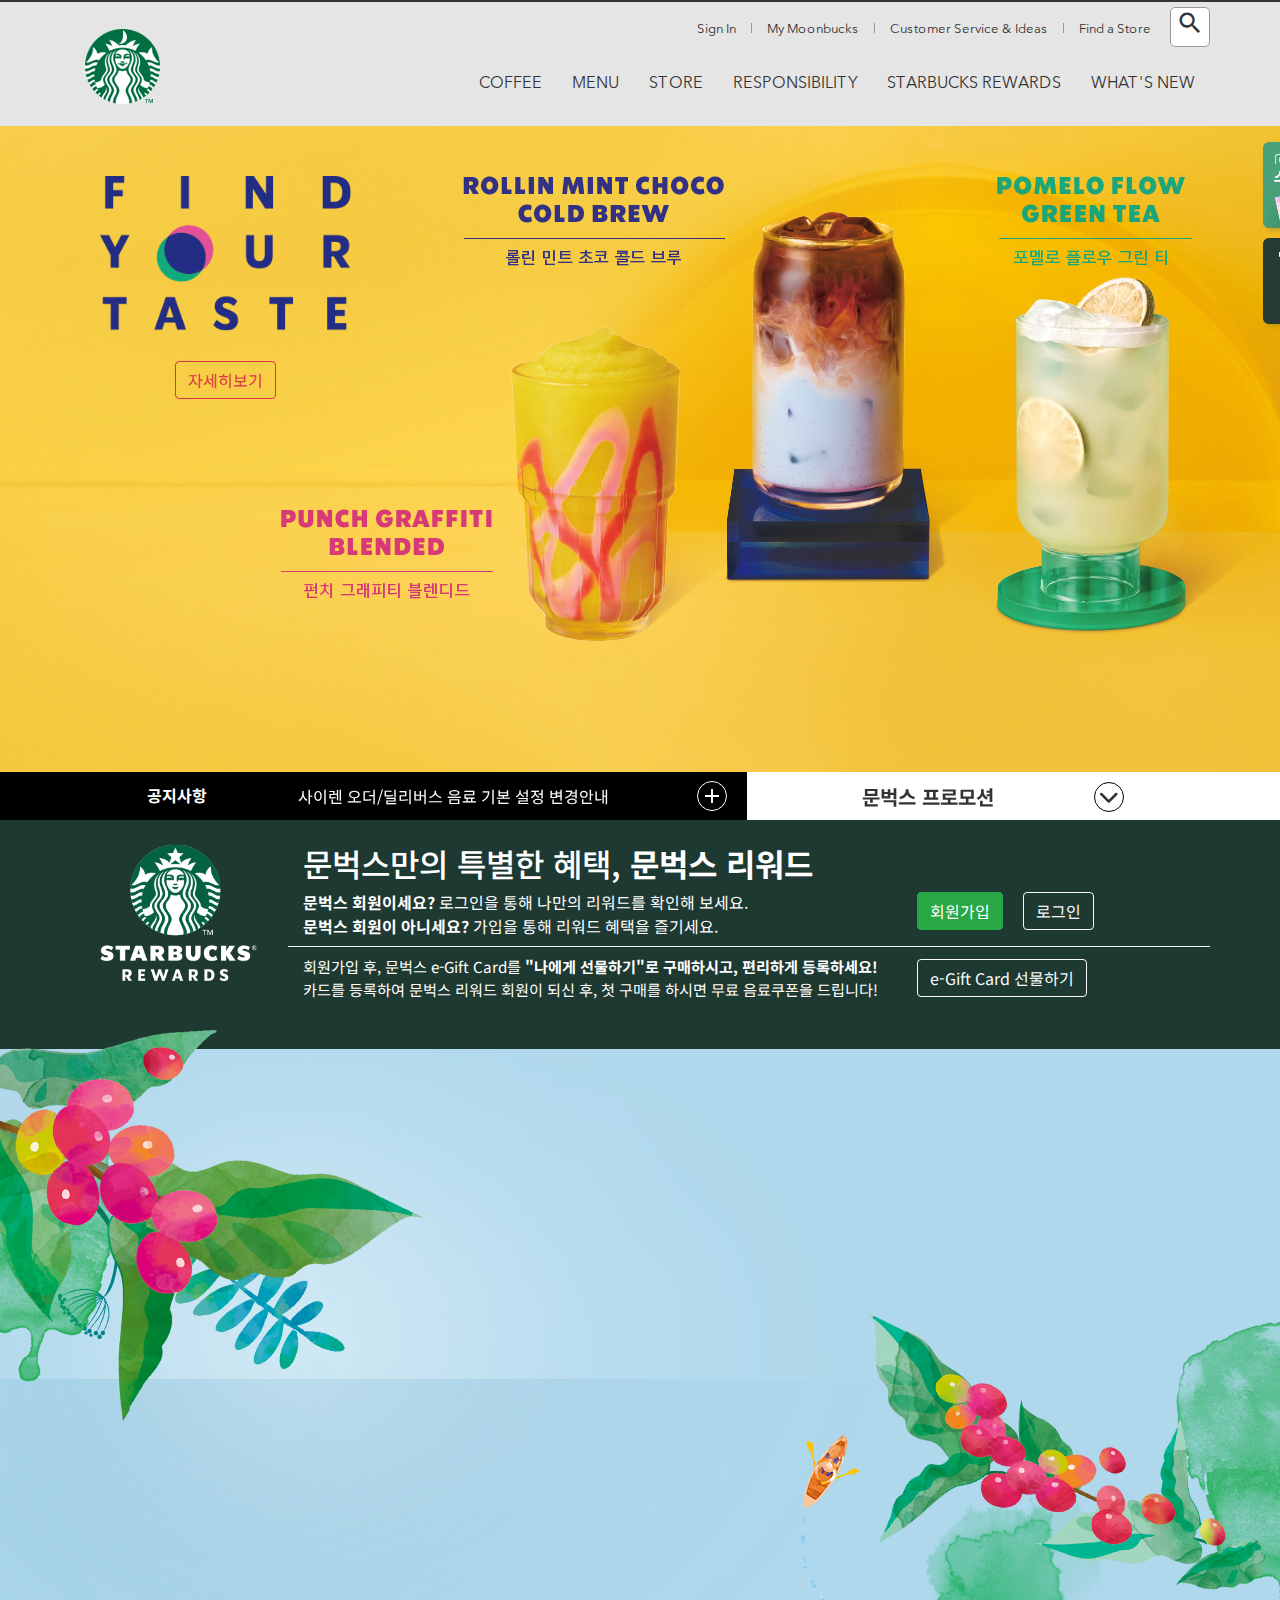
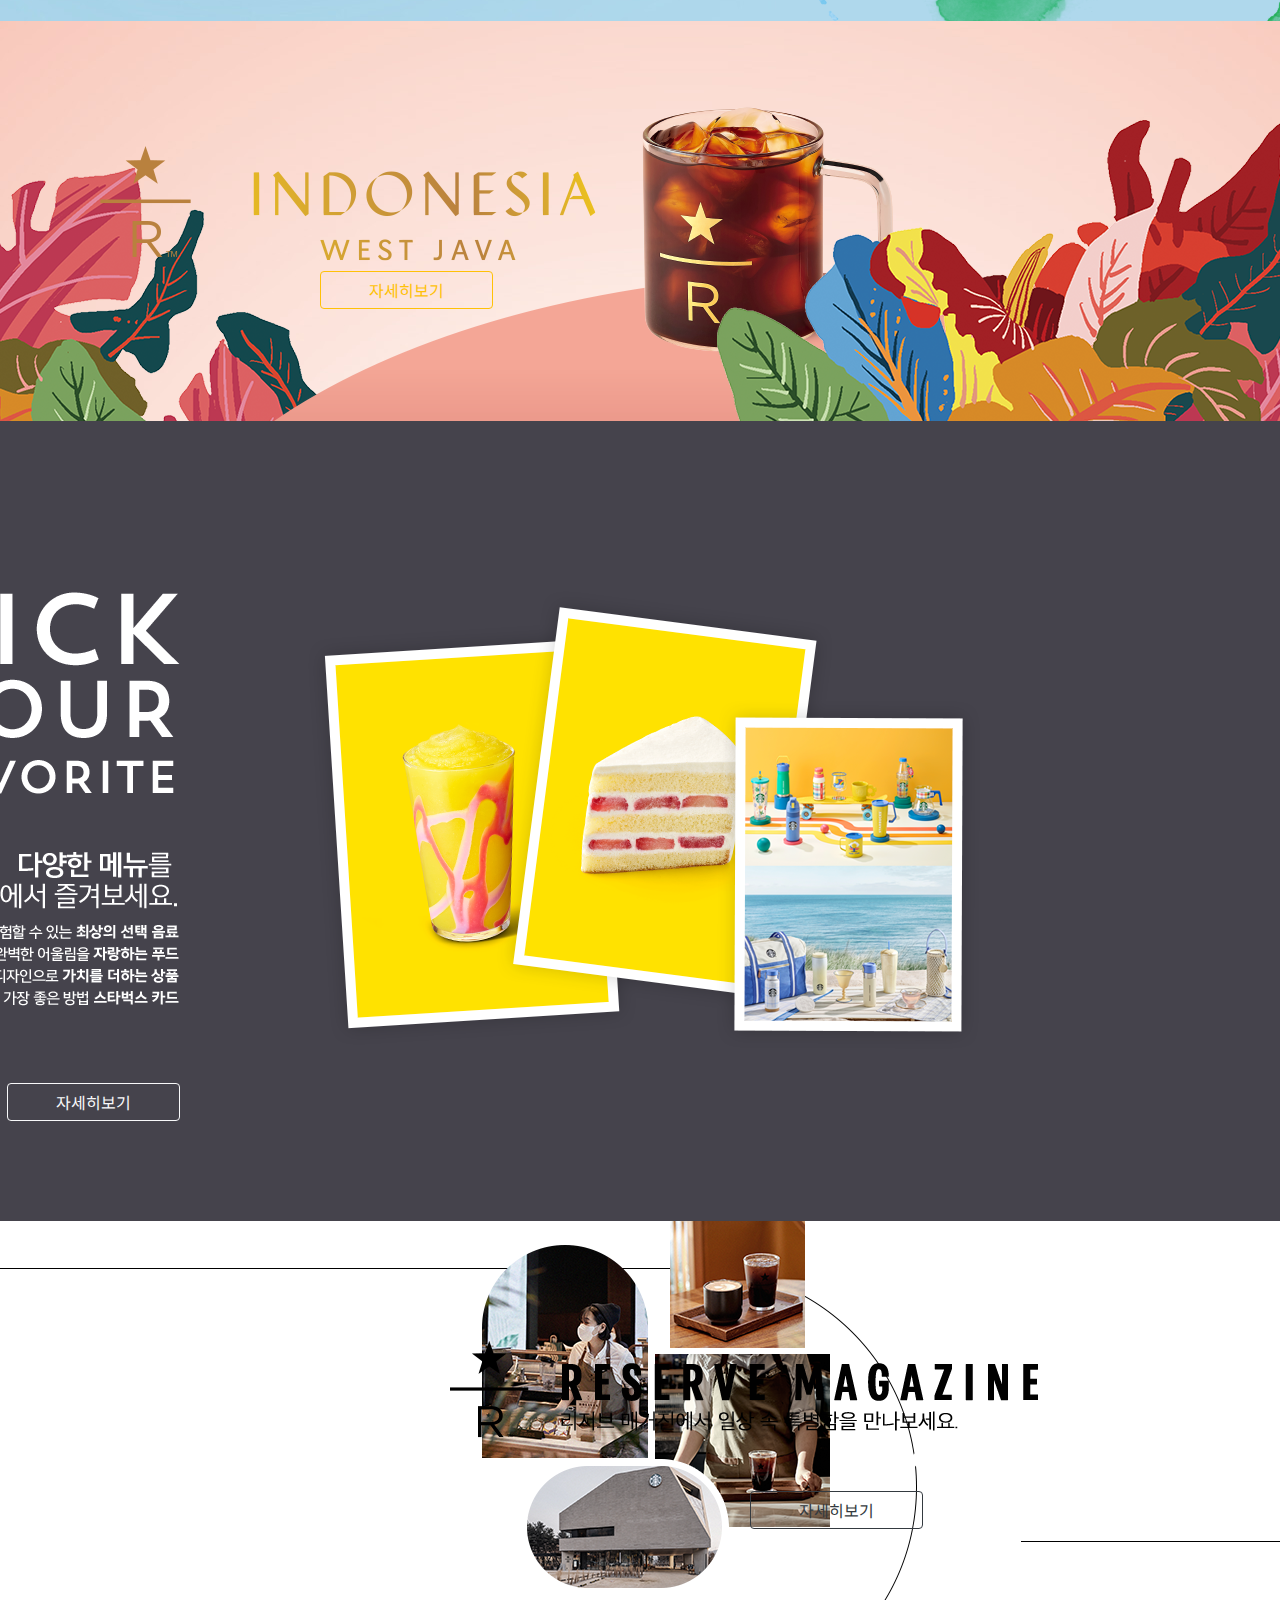
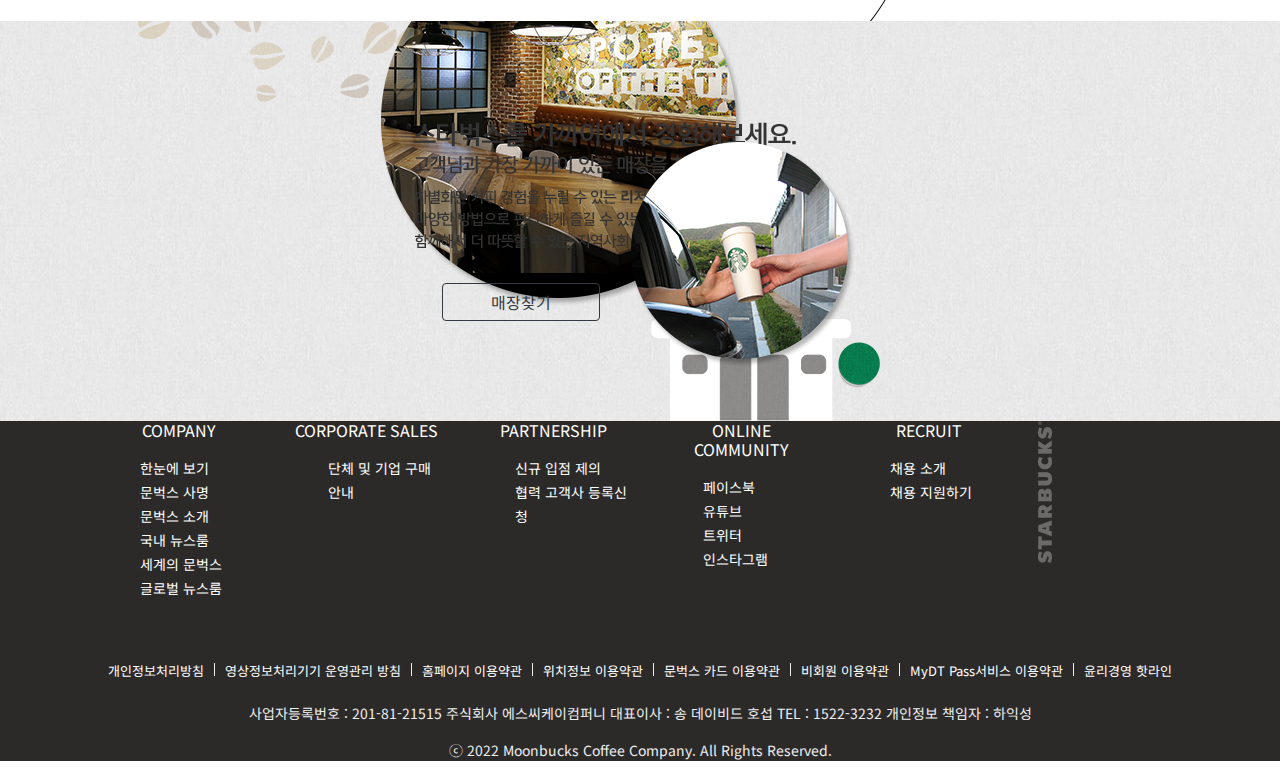
<file: index.html>
<!DOCTYPE html>
<html lang="ko">
<head>
    <meta charset="UTF-8">
    <meta http-equiv="X-UA-Compatible" content="IE=edge">
    <meta name="viewport" content="width=device-width, initial-scale=1.0">
    <title>MoonBucks</title>
    <link rel="stylesheet" href="css/plugin/bootstrap.min.css">
    <link rel="stylesheet" href="css/all.min.css">
    <link rel="stylesheet" href="css/fonts.css">
    <link rel="stylesheet" href="css/plugin/slick.css">
    <link rel="stylesheet" href="css/plugin/slick-theme.css">
    <link href="https://fonts.googleapis.com/css2?family=Noto+Sans+KR:wght@100;300;400;500;700;900&display=swap" rel="stylesheet">
    <link rel="stylesheet" href="css/style.css">
</head>
<body>
<div class="wrapper">
    <nav class="nav-bg">
        <div class="container">
             <div class="row align-items-center justify-content-between">
                 <a href="#" class="brand"><img src="images/logo.png" class="logo" alt="moonbucks logo"></a>

                 <div class="navin">
                     <div class="topnavbox">
                      <ul class="topnav">
                          <li><a href="#">Sign In</a></li>
                          <li><a href="#">My Moonbucks</a></li>
                          <li><a href="#">Customer Service & Ideas</a></li>
                          <li><a href="#">Find a Store</a></li>
                      </ul>
                      <form class="searchForm">
                          <input type="search" class="input-search" placeholder="통합검색">
                          <a href="#" class="search-btn"><span class="material-icons">search</span></a> 
                      </form>
                    </div> 

                    <ul class="gnb">
                        <li><a href="#">COFFEE</a>
                           <div class="lnb">
                               <div class="container"> 
                           <ul class="d-flex">
                               <li>
                                   <a href="#" class="lnb-title">커피</a>
                                   <a href="#">문벅스 원두</a>
                                   <a href="#">문벅스 비아</a>
                                   <a href="#">문벅스앳홈 by 캡슐</a>
                               </li>
                               <li>
                                   <a href="#" class="lnb-title">커피</a>
                                   <a href="#">문벅스 원두</a>
                                   <a href="#">문벅스 비아</a>
                                   <a href="#">문벅스앳홈 by 캡슐</a>
                               </li>
                               <li>
                                   <a href="#" class="lnb-title">커피</a>
                                   <a href="#">문벅스 원두</a>
                                   <a href="#">문벅스 비아</a>
                                   <a href="#">문벅스앳홈 by 캡슐</a>
                               </li>
                               <li>
                                <a href="#" class="lnb-title">커피</a>
                                <a href="#">문벅스 원두</a>
                                <a href="#">문벅스 비아</a>
                                <a href="#">문벅스앳홈 by 캡슐</a>
                               </li>
                               <li>
                                <a href="#" class="lnb-title">커피</a>
                                <a href="#">문벅스 원두</a>
                                <a href="#">문벅스 비아</a>
                                <a href="#">문벅스앳홈 by 캡슐</a>
                               </li>
                               <li>
                                <a href="#" class="lnb-title">커피</a>
                                <a href="#">문벅스 원두</a>
                                <a href="#">문벅스 비아</a>
                                <a href="#">문벅스앳홈 by 캡슐</a>
                               </li>
                           </ul>
                        </div>
                           </div>
                        </li>
                        <li><a href="#">MENU</a>
                            <div class="lnb">
                                <div class="container"> 
                            <ul class="d-flex">
                                <li>
                                    <a href="#" class="lnb-title">음료</a>
                                    <a href="#">문벅스 원두</a>
                                    <a href="#">문벅스 비아</a>
                                    <a href="#">문벅스앳홈 by 캡슐</a>
                                </li>
                                <li>
                                    <a href="#" class="lnb-title">푸드</a>
                                    <a href="#">문벅스 원두</a>
                                    <a href="#">문벅스 비아</a>
                                    <a href="#">문벅스앳홈 by 캡슐</a>
                                </li>
                                <li>
                                    <a href="#" class="lnb-title">상품</a>
                                    <a href="#">문벅스 원두</a>
                                    <a href="#">문벅스 비아</a>
                                    <a href="#">문벅스앳홈 by 캡슐</a>
                                </li>
                                <li>
                                 <a href="#" class="lnb-title">카드</a>
                                 <a href="#">문벅스 원두</a>
                                 <a href="#">문벅스 비아</a>
                                 <a href="#">문벅스앳홈 by 캡슐</a>
                                </li>
                                <li>
                                 <a href="#" class="lnb-title">메뉴이야기</a>
                                 <a href="#">문벅스 원두</a>
                                 <a href="#">문벅스 비아</a>
                                 <a href="#">문벅스앳홈 by 캡슐</a>
                                </li>
                            </ul>
                         </div>
                            </div>
                        
                        </li>
                        <li><a href="#">STORE</a>
                            <div class="lnb">
                                <div class="container"> 
                            <ul class="d-flex">
                                <li>
                                    <a href="#" class="lnb-title">매장찾기</a>
                                    <a href="#">문벅스 원두</a>
                                    <a href="#">문벅스 비아</a>

                                </li>
                                <li>
                                    <a href="#" class="lnb-title">드라이브 스루 매장</a>
                                </li>
                                <li>
                                    <a href="#" class="lnb-title">문벅스 리저브™ 매장</a>
                                </li>
                                <li>
                                 <a href="#" class="lnb-title">커뮤니티스토어 매장</a>
                                </li>
                                <li>
                                 <a href="#" class="lnb-title">매장이야기</a>
                                 <a href="#">문벅스 원두</a>
                                </li>
                            </ul>
                         </div>
                            </div>
                        
                        </li>
                        <li><a href="#">RESPONSIBILITY</a>
                            <div class="lnb">
                                <div class="container"> 
                            <ul class="d-flex">
                                <li>
                                    <a href="#" class="lnb-title">사회공헌캠페인소개</a>
                                    <a href="#">문벅스 원두</a>
                                    <a href="#">문벅스 비아</a>
                                    <a href="#">문벅스앳홈 by 캡슐</a>
                                </li>
                                <li>
                                    <a href="#" class="lnb-title">지역 사회 참여 활동</a>
                                    <a href="#">문벅스 원두</a>
                                    <a href="#">문벅스 비아</a>
                                    <a href="#">문벅스앳홈 by 캡슐</a>
                                </li>
                                <li>
                                    <a href="#" class="lnb-title">환경보호 활동</a>
                                    <a href="#">문벅스 원두</a>
                                    <a href="#">문벅스 비아</a>
                                    <a href="#">문벅스앳홈 by 캡슐</a>
                                </li>
                                <li>
                                 <a href="#" class="lnb-title">윤리구매</a>
                                 <a href="#">문벅스 원두</a>
                                 <a href="#">문벅스 비아</a>
                                 <a href="#">문벅스앳홈 by 캡슐</a>
                                </li>
                                <li>
                                 <a href="#" class="lnb-title">글로벌 사회 공헌</a>
                                 <a href="#">문벅스 원두</a>
                                 <a href="#">문벅스 비아</a>
                                 <a href="#">문벅스앳홈 by 캡슐</a>
                                </li>
                            </ul>
                         </div>
                            </div>
                        
                        </li>
                        <li><a href="#">STARBUCKS REWARDS</a>
                            <div class="lnb">
                                <div class="container"> 
                            <ul class="d-flex">
                                <li>
                                    <a href="#" class="lnb-title">문벅스 리워드</a>
                                    <a href="#">문벅스 원두</a>
                                    <a href="#">문벅스 비아</a>
                                    <a href="#">문벅스앳홈 by 캡슐</a>
                                </li>
                                <li>
                                    <a href="#" class="lnb-title">문벅스 카드</a>
                                    <a href="#">문벅스 원두</a>
                                    <a href="#">문벅스 비아</a>
                                    <a href="#">문벅스앳홈 by 캡슐</a>
                                </li>
                                <li>
                                    <a href="#" class="lnb-title">문벅스 e-Gift Card</a>
                                    <a href="#">문벅스 원두</a>
                                    <a href="#">문벅스 비아</a>
                                    <a href="#">문벅스앳홈 by 캡슐</a>
                                </li>
                            </ul>
                         </div>
                            </div>
                        </li>
                        <li><a href="#">WHAT'S NEW</a>
                            <div class="lnb">
                                <div class="container"> 
                            <ul class="d-flex">
                                <li>
                                    <a href="#" class="lnb-title">이벤트</a>
                                    <a href="#">문벅스 원두</a>
                                    <a href="#">문벅스 비아</a>
                                    <a href="#">문벅스앳홈 by 캡슐</a>
                                </li>
                                <li>
                                    <a href="#" class="lnb-title">뉴스</a>
                                    <a href="#">문벅스 원두</a>
                                    <a href="#">문벅스 비아</a>
                                    <a href="#">문벅스앳홈 by 캡슐</a>
                                </li>
                                <li>
                                    <a href="#" class="lnb-title">매장별 이벤트</a>
                                    <a href="#">문벅스 원두</a>
                                    <a href="#">문벅스 비아</a>
                                </li>
                                <li>
                                    <a href="#" class="lnb-title">공지사항</a>
                                </li>
                                <li>
                                    <a href="#" class="lnb-title">웰페이퍼</a>
                                </li>
                            </ul>
                         </div>
                            </div>
                        </li>
                    </ul>
                 </div>

                 <nav class="mobile">
                      <div class="btn-box">
                           <a href="#"><span class="material-icons">person</span></a>
                           <a href="#"><span class="material-icons">location_on</span></a>
                           <span class="material-icons menu">menu</span>
                      </div>

                    <div class="fadeblack">  
                      <ul class="mobile-nav-box">
                          <li class="grayblack">
                           <form name="mobileSearchForm" class="mobileSearchForm">
                               <div class="input-group">
                                   <input type="search" class="form-control" name="search" id="search">
                                   <div class="input-group-append">
                                       <button type="submit" class="btn btn-secondary">Search</button>
                                   </div>     
                               </div> 
                           </form>
                           </li> 
                           <li class="grayblack">
                               <a href="#"><span>My Starbucks</span> <i class="fa-solid fa-angle-down"></i></a>
                               <ul class="mobile-lnb">
                                   <li><a href="#">My 리워드</a></li>
                                   <li><a href="#">My 문벅스 카드</a></li>
                                   <li><a href="#">My 쿠폰</a></li>
                                   <li><a href="#">My 캘린더</a></li>
                                   <li><a href="#">My 고객의 소리</a></li>
                               </ul>
                           </li>
                           <li>
                               <a href="#"><span>COFFEE</span> <i class="fa-solid fa-angle-down"></i></a>
                               <ul class="mobile-lnb">
                                <li><a href="#">커피</a></li>
                                <li><a href="#">나와 어울리는 커피</a></li>
                                <li><a href="#">My 쿠폰</a></li>
                                <li><a href="#">My 캘린더</a></li>
                                <li><a href="#">My 고객의 소리</a></li>
                            </ul>
                           </li>
                           <li>
                               <a href="#"><span>MENU</span> <i class="fa-solid fa-angle-down"></i></a>
                               <ul class="mobile-lnb">
                                <li><a href="#">음료</a></li>
                                <li><a href="#">푸드</a></li>
                                <li><a href="#">상품</a></li>
                                <li><a href="#">My 캘린더</a></li>
                                <li><a href="#">My 고객의 소리</a></li>
                            </ul>
                           </li>
                           <li>
                               <a href="#"><span>STORE</span> <i class="fa-solid fa-angle-down"></i></a>
                               <ul class="mobile-lnb">
                                <li><a href="#">매장찾기</a></li>
                                <li><a href="#">드라이브 스루 매장</a></li>
                                <li><a href="#">My 쿠폰</a></li>
                                <li><a href="#">My 캘린더</a></li>
                                <li><a href="#">My 고객의 소리</a></li>
                            </ul>
                           </li>
                           <li>
                               <a href="#"><span>RESPONSIBILITY</span> <i class="fa-solid fa-angle-down"></i></a>
                               <ul class="mobile-lnb">
                                <li><a href="#">한눈에 보기</a></li>
                                <li><a href="#">사회공헌 캠페인 소개</a></li>
                                <li><a href="#">My 쿠폰</a></li>
                                <li><a href="#">My 캘린더</a></li>
                                <li><a href="#">My 고객의 소리</a></li>
                            </ul>
                           </li>
                           <li>
                               <a href="#"><span>Moonbucks Rewards</span> <i class="fa-solid fa-angle-down"></i></a>
                               <ul class="mobile-lnb">
                                <li><a href="#">문벅스 리워드</a></li>
                                <li><a href="#">문벅스 카드</a></li>
                                <li><a href="#">쿠폰</a></li>
                                <li><a href="#">캘린더</a></li>
                                <li><a href="#">고객의 소리</a></li>
                            </ul>
                           </li>
                           <li>
                               <a href="#"><span>WHAT'S NEW</span> <i class="fa-solid fa-angle-down"></i></a>
                               <ul class="mobile-lnb">
                                <li><a href="#">이벤트</a></li>
                                <li><a href="#">뉴스</a></li>
                                <li><a href="#">매장별 이벤트</a></li>
                                <li><a href="#">공지사항</a></li>
                                <li><a href="#">월페이퍼</a></li>
                            </ul>
                           </li>
                       </ul>
                       <a href="#" class="xclose"><span class="material-icons">close</span></a>
                    </div>
                   
                 </nav>

             </div><!-- /.row-->
        </div>
    </nav>
    <!--main banner-->
    <div class="mainbanner">
        <div class="container">
            <div class="row">
                <div class="col-3 cont">
                   <img src="images/main_slogun.png"  class ="img_fluid"alt="slogun">
                   <button class="btn d-none d-lg-block btn-outline-danger m-auto">자세히보기</button>
               </div>
            <div class="col-lg-3 col-12">
                <picture class="punch">
                    <source media="(min-width:1000px)" srcset="images/punchgraffiti3.png">
                    <img src="images/punchgraffiti2.png">
                </picture>
            </div>
            <div class="col-lg-3 col-12">
                <picture class="coldbrew">
                    <source media="(min-width:1000px)" srcset="images/main_rollinmint.png">
                    <img src="images/1_main_rollinmint.png">
                </picture>
            </div>
            <div class="col-lg-3 col-12">
                <picture class="greentea">
                    <source media="(min-width:1000px)" srcset="images/main_pomeloflow.png">
                    <img src="images/1_main_pomeloflow.png">
                </picture>

                <button class="btn d-block d-lg-none btn-outline-danger mx-auto my-5 more">자세히보기</button>
            </div>
          </div> 
        </div>
    </div>
</div>
<div class="container-fluid">
    <div class="row margin-left-important">
         <div class="col-12 col-lg-7 ">
             <div class="row align-items-center margin-left-important bg-black py-4 text-white position-relative">
                 <div class="noticebox">
                     <strong> 공지사항 </strong> 
                     <div class="notice-text">
                          <div class="notice-slider">
                            <div><a href="#" class="text-white">시스템 개선 및 점검안내</a></div>
                            <div><a href="#" class="text-white">사이렌 오더/딜리버스 음료 기본 설정 변경안내</a></div>
                            <div><a href="#" class="text-white">홈페이지 이용약관/문벅스 카드 이용약관 개정 안내</a></div>
                          </div>
                     </div>     
                </div>
             <a href="#" class="radius-white-line"><span class="material-icons">add</span></a>
             </div>
         </div>
         <div class="col-12 col-lg-5 ">
            <div class="row align-items-center">
             <a href="#" class="imgs"><strong>문벅스 프로모션</strong> <span><i class="fa-solid fa-chevron-down"></i></span></a> 
            </div>
         </div>
    </div>
    <div class="imgSlider">
        <div class="imgSlideIn">
            <div><img src="images/banner01.jpg" alt ="banner01"></div>
            <div><img src="images/banner02.jpg" alt ="banner02"></div>
            <div class="opacity-1"><img src="images/banner03.jpg" alt="banner03"></div>
            <div><img src="images/banner01.jpg" alt ="banner01"></div>
            <div><img src="images/banner02.jpg" alt ="banner02"></div>
       </div>
       <ul class="page"></ul>
           <a href="#" class="prev"><i class="fa-solid fa-chevron-left"></i></a>
           <a href="#" class="next"><i class="fa-solid fa-chevron-right"></i></a>


    </div>
</div>
<section class="rewards">
    <div class="container-fluid background-moon-color">
        <div class="container py-4">
            <div class="row">
                <div class="col-12 col-lg-2">
                    <img src="images/mainlogo.png" class="img-fluid" alt="logo">
                </div>
                <div class="col-12 col-lg-10 pb-4">
                    <div class="row">
                        <div class="col-12 col-lg-8 pb-2 border-bottom border-light">
                            <h2>문벅스만의 특별한 혜택, <strong>문벅스 리워드</strong></h2>
                            <p><strong>문벅스 회원이세요? </strong>로그인을 통해 나만의 리워드를 확인해 보세요.</p>
                            <p><strong>문벅스 회원이 아니세요? </strong>가입을 통해 리워드 혜택을 즐기세요.</p>
                        </div>
                        <div class="col-12 col-lg-4 pb-3 border-bottom border-light align-self-end">
                            <a href="#" class="btn btn-success mr-3">회원가입</a>
                            <a href="#" class="btn btn-outline-light">로그인</a>
                        </div>
                        <div class="col-12 col-lg-8 pt-2 fs-14">
                            <p>회원가입 후, 문벅스 e-Gift Card를 <strong>&quot;나에게 선물하기&quot;로 구매하시고, 편리하게 등록하세요!</strong></p>
                            <p>카드를 등록하여 문벅스 리워드 회원이 되신 후, 첫 구매를 하시면 무료 음료쿠폰을 드립니다!</p>
                        </div>
                        <div class="col-12 col-lg-4 pt-2 align-self-center">
                            <a href="#" class="btn btn-outline-light">e-Gift Card 선물하기</a>
                        </div>
                    </div>
                </div>
            </div>
        </div>
    </div>
    
    </section>

    <section class="container-fluid summer-bg">
        <img src="images/2022_Summer1_bean_bg_left.png" class="tl" alt="fl">
        <img src="images/2022_Summer1_bean_bg_right.png" class="br" alt="fl">
        <div class="container position-relative">
            <img src="images/2022_Summer1_bean_bean.png" class="bean sLeftIn" alt="bean">
            <div class="bean-text-box sRightIn">
                <p class="top-title">여름의 시작을 함께할</p>
                <h2>술라웨시 토라자 250g</h2>
                <p>블랙 세서미의 고소한 풍미와 구운 마쉬멜로의</p>
                <p>끝맛이 조화로운 시즌 한정 원두를 만나 보세요.</p>
                <button class="btn btn-outline-primary pr-2 px-5">자세히 보기</button>
            </div>
        </div>
    </section>

    <section class="container-fluid West-java">
        <img src="images/reserve_2022_indonesia_leaf1.png" class="ll" alt="ll">
        <img src="images/reserve_2022_indonesia_leaf2.png" class="rl" alt="rl">
        <div class="container position-relative">
            <img src="images/reserve_2022_indonesia_visual3.png" class="indo" alt="indo">
            <div class="indo-text-box">
                <img src="images/reserve_2022_indonesia_title.png" class="indo-title" alt="indo-title">
                <button class="btn btn-outline-warning pr-2 px-5 indo-btn">자세히보기</button>
            </div>
           
        </div>
    </section>
    
    <section class="container-fluid winter_fav">
        <img src="images/fav_txt01.png" class="txt-01 sLeftIn "alt="txt-01">
        <img src="images/fav_txt02.png"  class="txt-02"alt="txt-02">
        <img src="images/2022_Summer1_pick_img.png" class="pick" alt="pick" >
        <button class="btn btn-outline-light pr-2 px-5 winter_btn">자세히보기</button>
    </section>
    <section class="magazine">
        <img src="images/reserve_visual_pc_220119.png" class=" reserve1"alt="reserve">
        <img src="images/reserve_text_pc_220120.png" class="reserve2"alt=
        "reserve text">
        <button class="btn btn-outline-dark pr-2 px-5 reserve-btn">자세히보기</button>
    </section>
    <section class="storebox">
        <img src="images/store_exp_img01.png" class="store01" alt="store01">
        <img src="images/store_exp_img02.png" class="store02" alt="store02">
        <img src="images/store_exp_img03.png" class="store03" alt="store03">
        <img src="images/store_txt01.png" class="store-text01">
        <img src="images/store_txt02.png" class="store-text02">
        <img src="images/store_exp_img04.png" class="store04" alt="store04">
        <button class="btn btn-outline-dark pr-2 px-5 store-btn">매장찾기</button>
    </section>
    <footer>
        <div class="container">
            <div class="row footer-box">
                <div class="col-lg-2">
                    <h4>Company</h4>
                    <ul class="foot-list">
                        <li><a href="">한눈에 보기</a></li>
                        <li><a href="">문벅스 사명</a></li>
                        <li><a href="">문벅스 소개</a></li>
                        <li><a href="">국내 뉴스룸</a></li>
                        <li><a href="">세계의 문벅스</a></li>
                        <li><a href="">글로벌 뉴스룸</a></li>
                    </ul>
                </div>
                <div class="col-lg-2">
                    <h4>Corporate sales</h4>
                    <ul class="foot-list">
                        <li><a href="">단체 및 기업 구매 안내</a></li>
                    </ul>
                </div>
                <div class="col-lg-2">
                    <h4>Partnership</h4>
                    <ul class="foot-list">
                        <li><a href="">신규 입점 제의</a></li>
                        <li><a href="">협력 고객사 등록신청</a></li>
                    </ul>
                </div>
                <div class="col-lg-2">
                    <h4>online community</h4>
                    <ul class="foot-list">
                        <li><a href="">페이스북</a></li>
                        <li><a href="">유튜브</a></li>
                        <li><a href="">트위터</a></li>
                        <li><a href="">인스타그램</a></li>
                    </ul>
                </div>
                <div class="col-lg-2">
                    <h4>recruit</h4>
                    <ul class="foot-list">
                        <li><a href="">채용 소개</a></li>
                        <li><a href="">채용 지원하기</a></li>
                    </ul>
                </div>
                <div class="col-lg-2">
                    <img src="images/footer_logo.png" alt="문벅스" />
                </div>
            </div> <!--/.row-->
            <ul class="footer-nav d-flex justify-content-center list-unstyled p-0 m-0 mt-5 mb-3">
                <li><a href="#">개인정보처리방침</a></li>
                <li><a href="#">영상정보처리기기 운영관리 방침</a></li>
                <li><a href="#">홈페이지 이용약관</a></li>
                <li><a href="#">위치정보 이용약관</a></li>
                <li><a href="#">문벅스 카드 이용약관</a></li>
                <li><a href="#">비회원 이용약관</a></li>
                <li><a href="#">MyDT Pass서비스 이용약관</a></li>
                <li><a href="#">윤리경영 핫라인</a></li>
            </ul>
            <p class="text-center">
                사업자등록번호 : 201-81-21515 주식회사 에스씨케이컴퍼니 대표이사 : 송 데이비드 호섭 TEL : 1522-3232 개인정보 책임자 : 하익성
            </p>
            <p class="text-center">
                ⓒ 2022 Moonbucks Coffee Company. All Rights Reserved.
            </p>
        </div><!--/.container-->
    </footer>


<ul class="cardbox list-unstyled">
    <li><a href="#"><img src="images/card01.png"alt="card01"></a></li>
    <li><a href="#"><img src="images/card02.png"alt="card01"></a></li>

</ul>

    <script src="js/plugin/jquery.min.js"></script>
    <script src="js/plugin/popper.min.js"></script>
    <script src="js/plugin/bootstrap.min.js"></script>
    <script src="js/plugin/slick.min.js"></script>
    <script src="js/script.js"></script>
</body>
</html>
</file>
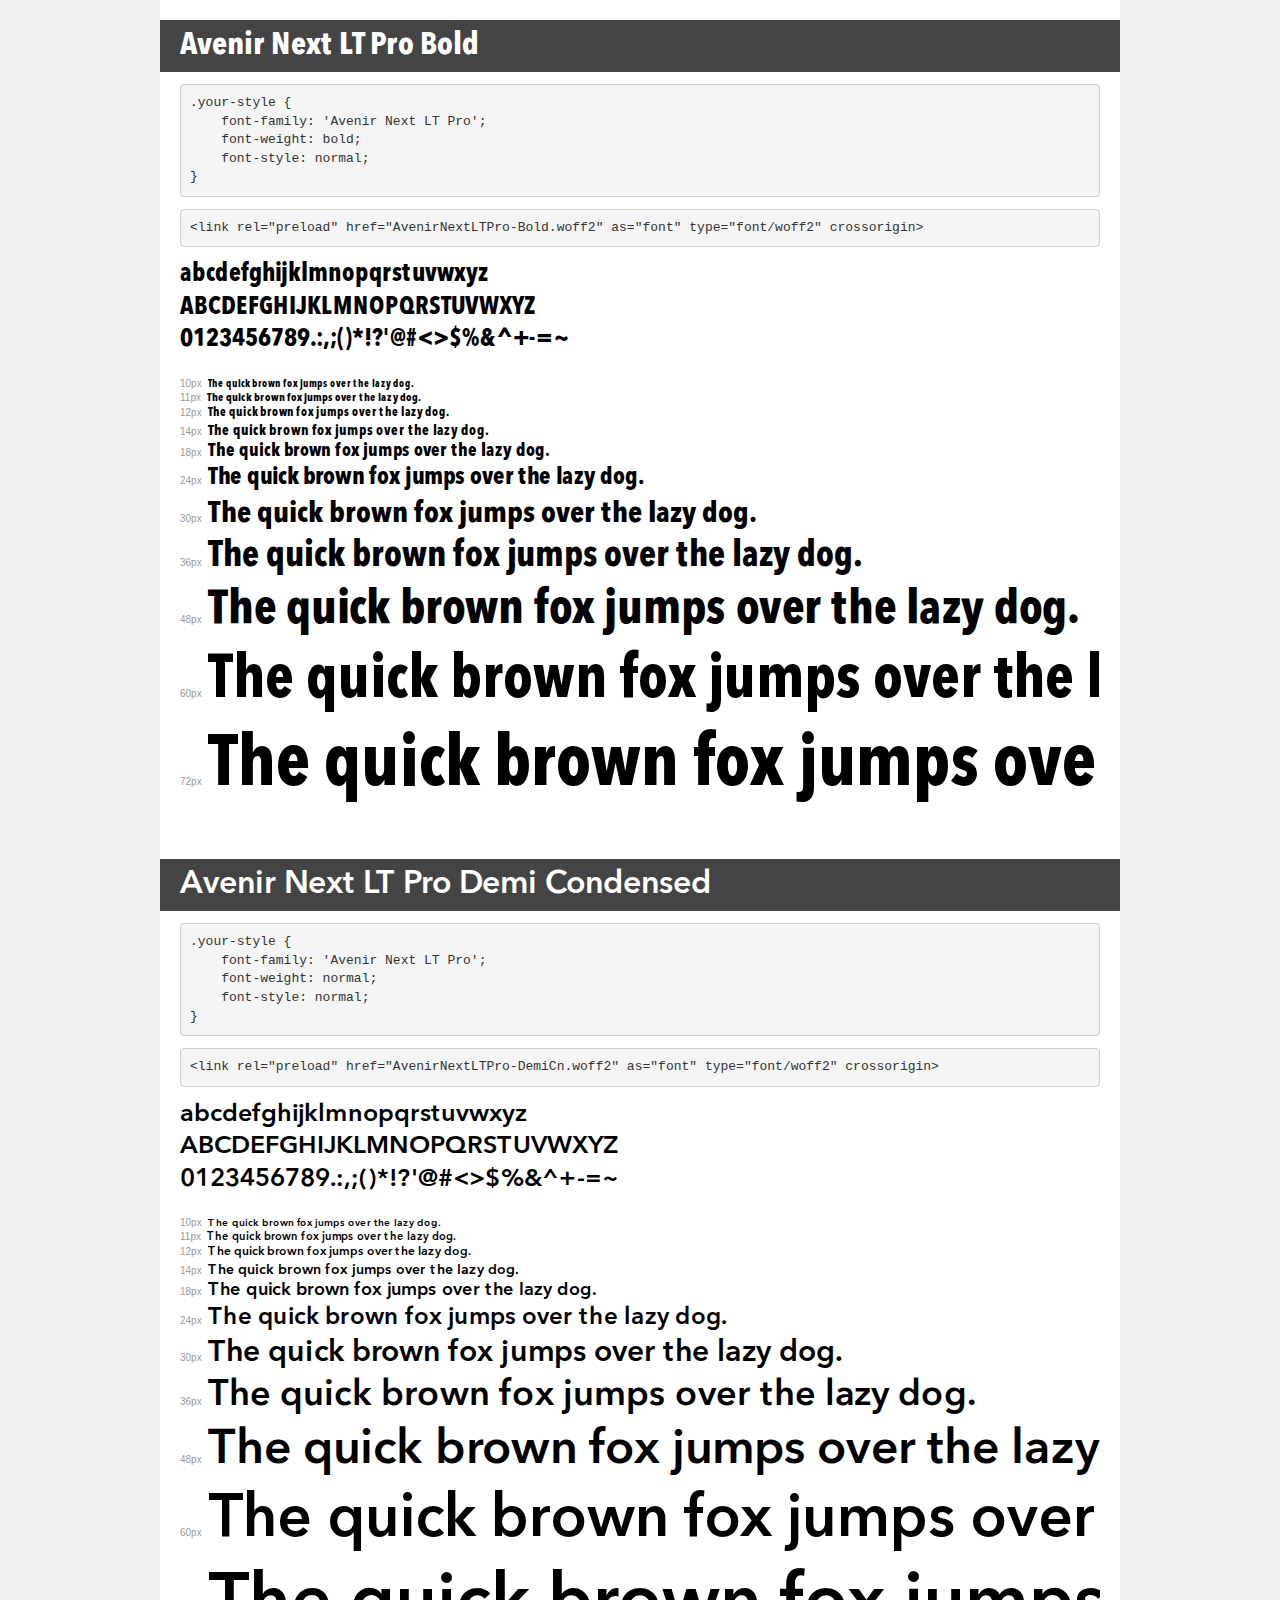
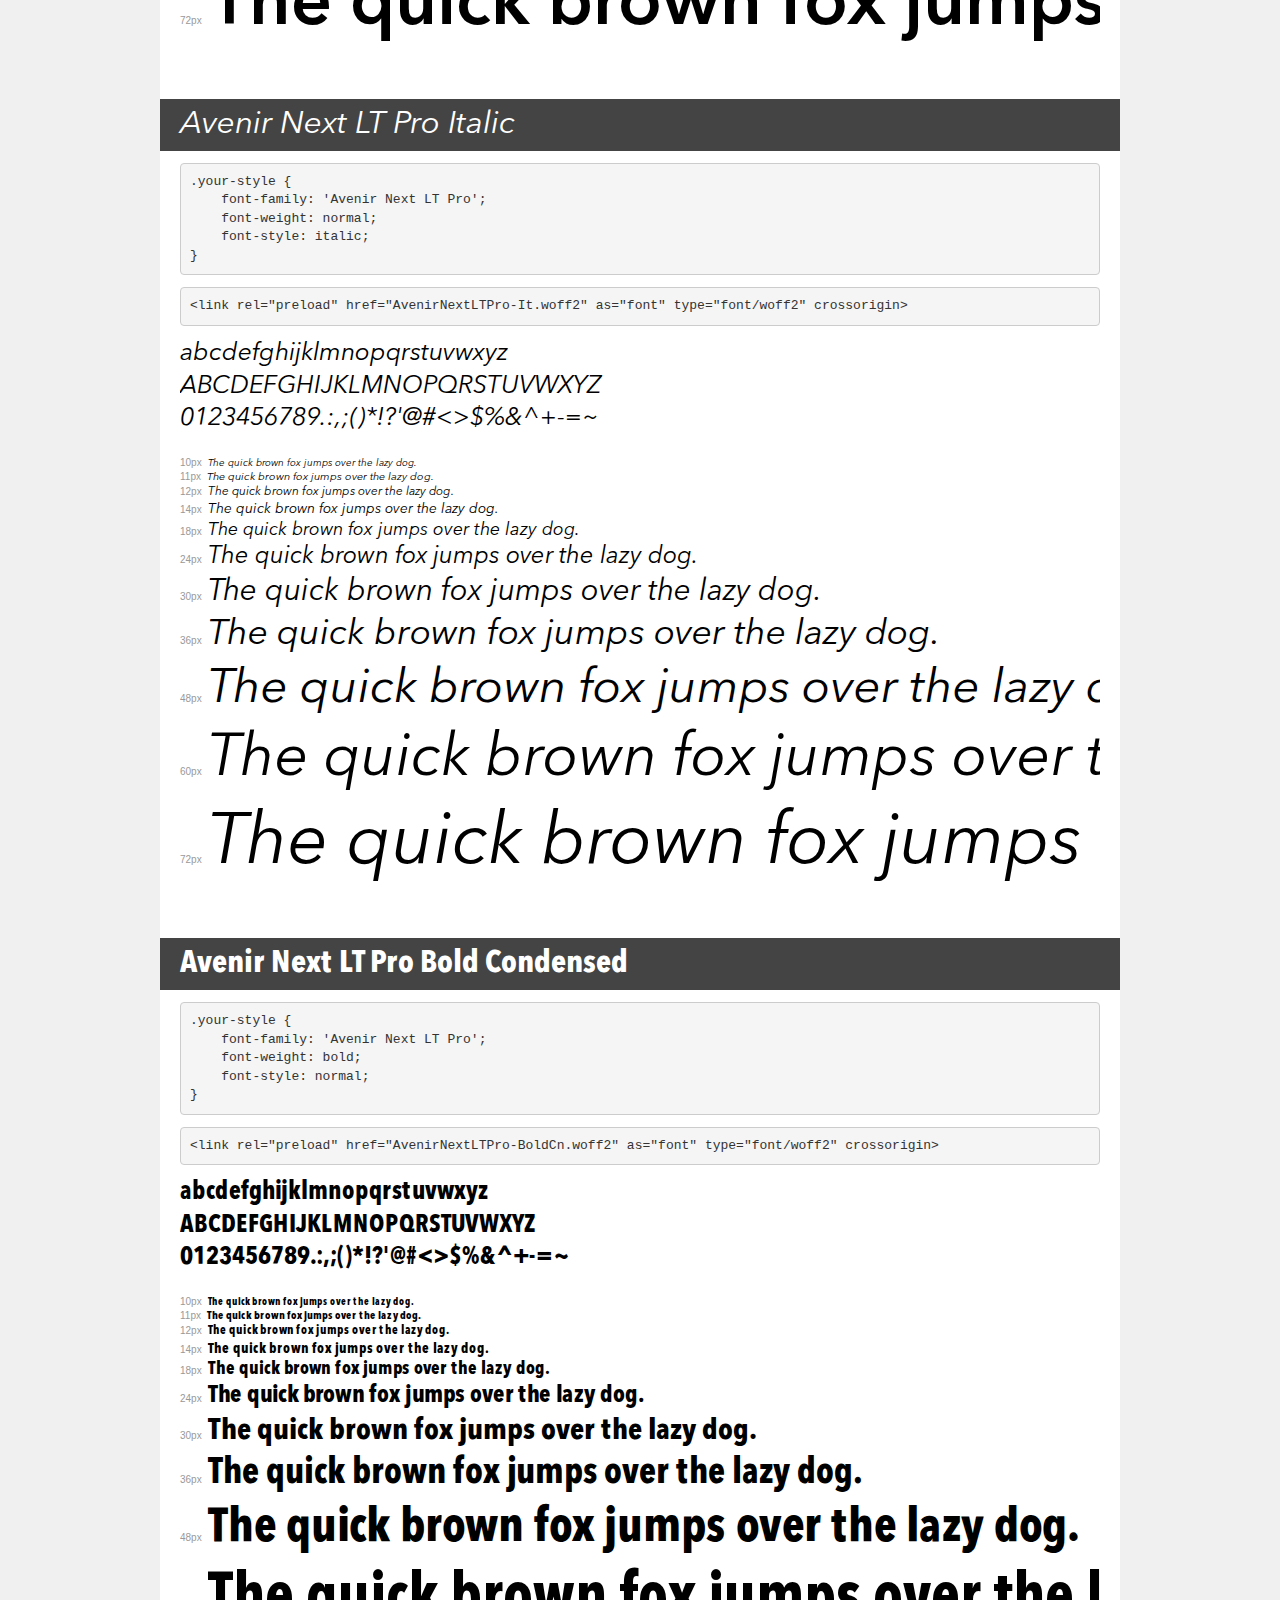
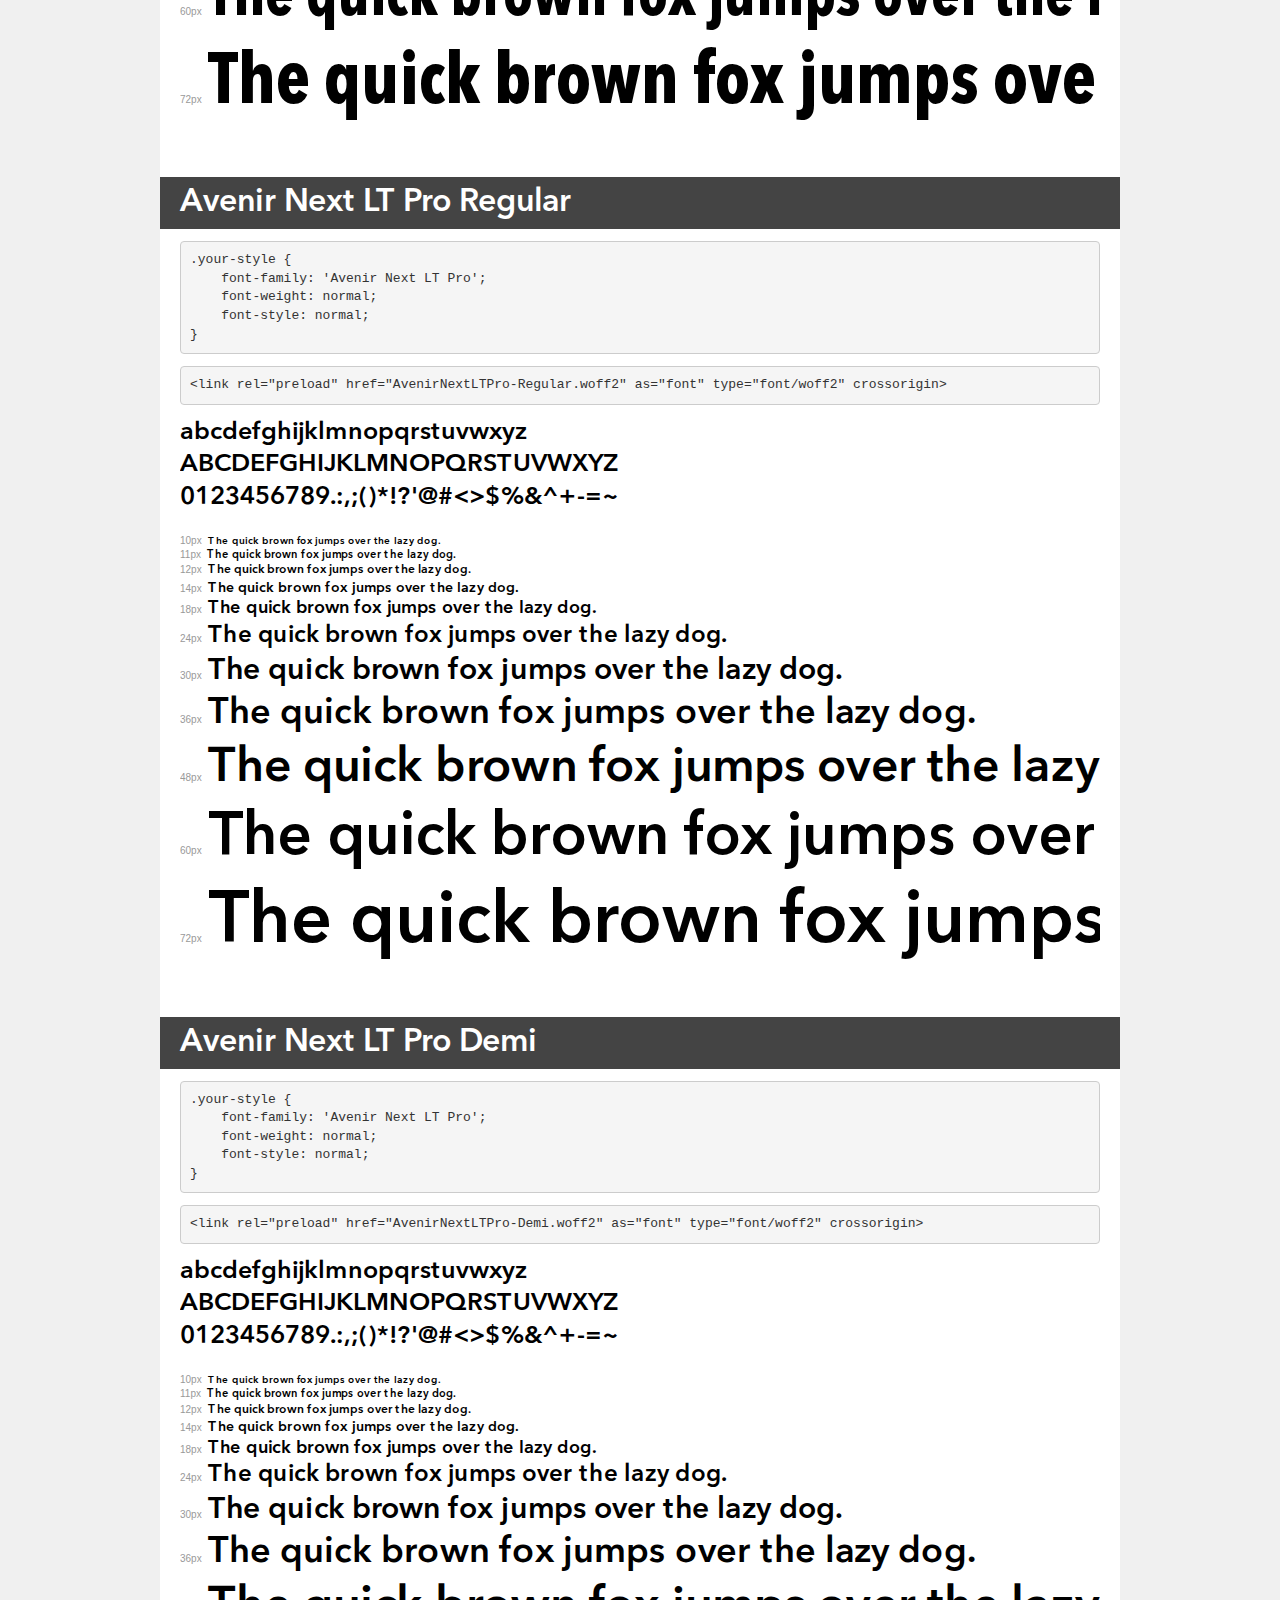
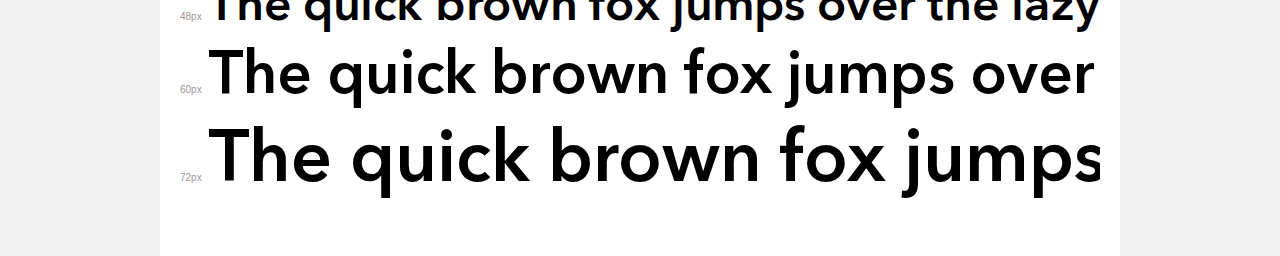
<file: design/transfonter.org-20220413-013632/demo.html>
<!DOCTYPE html>
<html lang="en">
<head>
    <meta charset="utf-8">
    <meta http-equiv="X-UA-Compatible" content="IE=edge">
    <meta name="viewport" content="width=device-width, initial-scale=1">
    <meta name="robots" content="noindex, noarchive">
    <meta name="format-detection" content="telephone=no">
    <title>Transfonter demo</title>
    <link href="stylesheet.css" rel="stylesheet">
    <style>
        /*
        http://meyerweb.com/eric/tools/css/reset/
        v2.0 | 20110126
        License: none (public domain)
        */
        html, body, div, span, applet, object, iframe,
        h1, h2, h3, h4, h5, h6, p, blockquote, pre,
        a, abbr, acronym, address, big, cite, code,
        del, dfn, em, img, ins, kbd, q, s, samp,
        small, strike, strong, sub, sup, tt, var,
        b, u, i, center,
        dl, dt, dd, ol, ul, li,
        fieldset, form, label, legend,
        table, caption, tbody, tfoot, thead, tr, th, td,
        article, aside, canvas, details, embed,
        figure, figcaption, footer, header, hgroup,
        menu, nav, output, ruby, section, summary,
        time, mark, audio, video {
            margin: 0;
            padding: 0;
            border: 0;
            font-size: 100%;
            font: inherit;
            vertical-align: baseline;
        }
        /* HTML5 display-role reset for older browsers */
        article, aside, details, figcaption, figure,
        footer, header, hgroup, menu, nav, section {
            display: block;
        }
        body {
            line-height: 1;
        }
        ol, ul {
            list-style: none;
        }
        blockquote, q {
            quotes: none;
        }
        blockquote:before, blockquote:after,
        q:before, q:after {
            content: '';
            content: none;
        }
        table {
            border-collapse: collapse;
            border-spacing: 0;
        }
        /* demo styles */
        body {
            background: #f0f0f0;
            color: #000;
        }
        .page {
            background: #fff;
            width: 920px;
            margin: 0 auto;
            padding: 20px 20px 0 20px;
            overflow: hidden;
        }
        .font-container {
            overflow-x: auto;
            overflow-y: hidden;
            margin-bottom: 40px;
            line-height: 1.3;
            white-space: nowrap;
            padding-bottom: 5px;
        }
        h1 {
            position: relative;
            background: #444;
            font-size: 32px;
            color: #fff;
            padding: 10px 20px;
            margin: 0 -20px 12px -20px;
        }
        .letters {
            font-size: 25px;
            margin-bottom: 20px;
        }
        .s10:before {
            content: '10px';
        }
        .s11:before {
            content: '11px';
        }
        .s12:before {
            content: '12px';
        }
        .s14:before {
            content: '14px';
        }
        .s18:before {
            content: '18px';
        }
        .s24:before {
            content: '24px';
        }
        .s30:before {
            content: '30px';
        }
        .s36:before {
            content: '36px';
        }
        .s48:before {
            content: '48px';
        }
        .s60:before {
            content: '60px';
        }
        .s72:before {
            content: '72px';
        }
        .s10:before, .s11:before, .s12:before, .s14:before,
        .s18:before, .s24:before, .s30:before, .s36:before,
        .s48:before, .s60:before, .s72:before {
            font-family: Arial, sans-serif;
            font-size: 10px;
            font-weight: normal;
            font-style: normal;
            color: #999;
            padding-right: 6px;
        }
        pre {
            display: block;
            padding: 9px;
            margin: 0 0 12px;
            font-family: Monaco, Menlo, Consolas, "Courier New", monospace;
            font-size: 13px;
            line-height: 1.428571429;
            color: #333;
            font-weight: normal;
            font-style: normal;
            background-color: #f5f5f5;
            border: 1px solid #ccc;
            overflow-x: auto;
            border-radius: 4px;
        }
        /* responsive */
        @media (max-width: 959px) {
            .page {
                width: auto;
                margin: 0;
            }
        }
    </style>
</head>
<body>
<div class="page">
    <div class="demo">
        <h1 style="font-family: 'Avenir Next LT Pro'; font-weight: bold; font-style: normal;">Avenir Next LT Pro Bold</h1>
        <pre title="Usage">.your-style {
    font-family: 'Avenir Next LT Pro';
    font-weight: bold;
    font-style: normal;
}</pre>
        <pre title="Preload (optional)">
&lt;link rel=&quot;preload&quot; href=&quot;AvenirNextLTPro-Bold.woff2&quot; as=&quot;font&quot; type=&quot;font/woff2&quot; crossorigin&gt;</pre>
        <div class="font-container" style="font-family: 'Avenir Next LT Pro'; font-weight: bold; font-style: normal;">
            <p class="letters">
                abcdefghijklmnopqrstuvwxyz<br>
ABCDEFGHIJKLMNOPQRSTUVWXYZ<br>
                0123456789.:,;()*!?'@#&lt;&gt;$%&^+-=~
            </p>
            <p class="s10" style="font-size: 10px;">The quick brown fox jumps over the lazy dog.</p>
            <p class="s11" style="font-size: 11px;">The quick brown fox jumps over the lazy dog.</p>
            <p class="s12" style="font-size: 12px;">The quick brown fox jumps over the lazy dog.</p>
            <p class="s14" style="font-size: 14px;">The quick brown fox jumps over the lazy dog.</p>
            <p class="s18" style="font-size: 18px;">The quick brown fox jumps over the lazy dog.</p>
            <p class="s24" style="font-size: 24px;">The quick brown fox jumps over the lazy dog.</p>
            <p class="s30" style="font-size: 30px;">The quick brown fox jumps over the lazy dog.</p>
            <p class="s36" style="font-size: 36px;">The quick brown fox jumps over the lazy dog.</p>
            <p class="s48" style="font-size: 48px;">The quick brown fox jumps over the lazy dog.</p>
            <p class="s60" style="font-size: 60px;">The quick brown fox jumps over the lazy dog.</p>
            <p class="s72" style="font-size: 72px;">The quick brown fox jumps over the lazy dog.</p>
        </div>
    </div>

    <div class="demo">
        <h1 style="font-family: 'Avenir Next LT Pro'; font-weight: normal; font-style: normal;">Avenir Next LT Pro Demi Condensed</h1>
        <pre title="Usage">.your-style {
    font-family: 'Avenir Next LT Pro';
    font-weight: normal;
    font-style: normal;
}</pre>
        <pre title="Preload (optional)">
&lt;link rel=&quot;preload&quot; href=&quot;AvenirNextLTPro-DemiCn.woff2&quot; as=&quot;font&quot; type=&quot;font/woff2&quot; crossorigin&gt;</pre>
        <div class="font-container" style="font-family: 'Avenir Next LT Pro'; font-weight: normal; font-style: normal;">
            <p class="letters">
                abcdefghijklmnopqrstuvwxyz<br>
ABCDEFGHIJKLMNOPQRSTUVWXYZ<br>
                0123456789.:,;()*!?'@#&lt;&gt;$%&^+-=~
            </p>
            <p class="s10" style="font-size: 10px;">The quick brown fox jumps over the lazy dog.</p>
            <p class="s11" style="font-size: 11px;">The quick brown fox jumps over the lazy dog.</p>
            <p class="s12" style="font-size: 12px;">The quick brown fox jumps over the lazy dog.</p>
            <p class="s14" style="font-size: 14px;">The quick brown fox jumps over the lazy dog.</p>
            <p class="s18" style="font-size: 18px;">The quick brown fox jumps over the lazy dog.</p>
            <p class="s24" style="font-size: 24px;">The quick brown fox jumps over the lazy dog.</p>
            <p class="s30" style="font-size: 30px;">The quick brown fox jumps over the lazy dog.</p>
            <p class="s36" style="font-size: 36px;">The quick brown fox jumps over the lazy dog.</p>
            <p class="s48" style="font-size: 48px;">The quick brown fox jumps over the lazy dog.</p>
            <p class="s60" style="font-size: 60px;">The quick brown fox jumps over the lazy dog.</p>
            <p class="s72" style="font-size: 72px;">The quick brown fox jumps over the lazy dog.</p>
        </div>
    </div>

    <div class="demo">
        <h1 style="font-family: 'Avenir Next LT Pro'; font-weight: normal; font-style: italic;">Avenir Next LT Pro Italic</h1>
        <pre title="Usage">.your-style {
    font-family: 'Avenir Next LT Pro';
    font-weight: normal;
    font-style: italic;
}</pre>
        <pre title="Preload (optional)">
&lt;link rel=&quot;preload&quot; href=&quot;AvenirNextLTPro-It.woff2&quot; as=&quot;font&quot; type=&quot;font/woff2&quot; crossorigin&gt;</pre>
        <div class="font-container" style="font-family: 'Avenir Next LT Pro'; font-weight: normal; font-style: italic;">
            <p class="letters">
                abcdefghijklmnopqrstuvwxyz<br>
ABCDEFGHIJKLMNOPQRSTUVWXYZ<br>
                0123456789.:,;()*!?'@#&lt;&gt;$%&^+-=~
            </p>
            <p class="s10" style="font-size: 10px;">The quick brown fox jumps over the lazy dog.</p>
            <p class="s11" style="font-size: 11px;">The quick brown fox jumps over the lazy dog.</p>
            <p class="s12" style="font-size: 12px;">The quick brown fox jumps over the lazy dog.</p>
            <p class="s14" style="font-size: 14px;">The quick brown fox jumps over the lazy dog.</p>
            <p class="s18" style="font-size: 18px;">The quick brown fox jumps over the lazy dog.</p>
            <p class="s24" style="font-size: 24px;">The quick brown fox jumps over the lazy dog.</p>
            <p class="s30" style="font-size: 30px;">The quick brown fox jumps over the lazy dog.</p>
            <p class="s36" style="font-size: 36px;">The quick brown fox jumps over the lazy dog.</p>
            <p class="s48" style="font-size: 48px;">The quick brown fox jumps over the lazy dog.</p>
            <p class="s60" style="font-size: 60px;">The quick brown fox jumps over the lazy dog.</p>
            <p class="s72" style="font-size: 72px;">The quick brown fox jumps over the lazy dog.</p>
        </div>
    </div>

    <div class="demo">
        <h1 style="font-family: 'Avenir Next LT Pro'; font-weight: bold; font-style: normal;">Avenir Next LT Pro Bold Condensed</h1>
        <pre title="Usage">.your-style {
    font-family: 'Avenir Next LT Pro';
    font-weight: bold;
    font-style: normal;
}</pre>
        <pre title="Preload (optional)">
&lt;link rel=&quot;preload&quot; href=&quot;AvenirNextLTPro-BoldCn.woff2&quot; as=&quot;font&quot; type=&quot;font/woff2&quot; crossorigin&gt;</pre>
        <div class="font-container" style="font-family: 'Avenir Next LT Pro'; font-weight: bold; font-style: normal;">
            <p class="letters">
                abcdefghijklmnopqrstuvwxyz<br>
ABCDEFGHIJKLMNOPQRSTUVWXYZ<br>
                0123456789.:,;()*!?'@#&lt;&gt;$%&^+-=~
            </p>
            <p class="s10" style="font-size: 10px;">The quick brown fox jumps over the lazy dog.</p>
            <p class="s11" style="font-size: 11px;">The quick brown fox jumps over the lazy dog.</p>
            <p class="s12" style="font-size: 12px;">The quick brown fox jumps over the lazy dog.</p>
            <p class="s14" style="font-size: 14px;">The quick brown fox jumps over the lazy dog.</p>
            <p class="s18" style="font-size: 18px;">The quick brown fox jumps over the lazy dog.</p>
            <p class="s24" style="font-size: 24px;">The quick brown fox jumps over the lazy dog.</p>
            <p class="s30" style="font-size: 30px;">The quick brown fox jumps over the lazy dog.</p>
            <p class="s36" style="font-size: 36px;">The quick brown fox jumps over the lazy dog.</p>
            <p class="s48" style="font-size: 48px;">The quick brown fox jumps over the lazy dog.</p>
            <p class="s60" style="font-size: 60px;">The quick brown fox jumps over the lazy dog.</p>
            <p class="s72" style="font-size: 72px;">The quick brown fox jumps over the lazy dog.</p>
        </div>
    </div>

    <div class="demo">
        <h1 style="font-family: 'Avenir Next LT Pro'; font-weight: normal; font-style: normal;">Avenir Next LT Pro Regular</h1>
        <pre title="Usage">.your-style {
    font-family: 'Avenir Next LT Pro';
    font-weight: normal;
    font-style: normal;
}</pre>
        <pre title="Preload (optional)">
&lt;link rel=&quot;preload&quot; href=&quot;AvenirNextLTPro-Regular.woff2&quot; as=&quot;font&quot; type=&quot;font/woff2&quot; crossorigin&gt;</pre>
        <div class="font-container" style="font-family: 'Avenir Next LT Pro'; font-weight: normal; font-style: normal;">
            <p class="letters">
                abcdefghijklmnopqrstuvwxyz<br>
ABCDEFGHIJKLMNOPQRSTUVWXYZ<br>
                0123456789.:,;()*!?'@#&lt;&gt;$%&^+-=~
            </p>
            <p class="s10" style="font-size: 10px;">The quick brown fox jumps over the lazy dog.</p>
            <p class="s11" style="font-size: 11px;">The quick brown fox jumps over the lazy dog.</p>
            <p class="s12" style="font-size: 12px;">The quick brown fox jumps over the lazy dog.</p>
            <p class="s14" style="font-size: 14px;">The quick brown fox jumps over the lazy dog.</p>
            <p class="s18" style="font-size: 18px;">The quick brown fox jumps over the lazy dog.</p>
            <p class="s24" style="font-size: 24px;">The quick brown fox jumps over the lazy dog.</p>
            <p class="s30" style="font-size: 30px;">The quick brown fox jumps over the lazy dog.</p>
            <p class="s36" style="font-size: 36px;">The quick brown fox jumps over the lazy dog.</p>
            <p class="s48" style="font-size: 48px;">The quick brown fox jumps over the lazy dog.</p>
            <p class="s60" style="font-size: 60px;">The quick brown fox jumps over the lazy dog.</p>
            <p class="s72" style="font-size: 72px;">The quick brown fox jumps over the lazy dog.</p>
        </div>
    </div>

    <div class="demo">
        <h1 style="font-family: 'Avenir Next LT Pro'; font-weight: normal; font-style: normal;">Avenir Next LT Pro Demi</h1>
        <pre title="Usage">.your-style {
    font-family: 'Avenir Next LT Pro';
    font-weight: normal;
    font-style: normal;
}</pre>
        <pre title="Preload (optional)">
&lt;link rel=&quot;preload&quot; href=&quot;AvenirNextLTPro-Demi.woff2&quot; as=&quot;font&quot; type=&quot;font/woff2&quot; crossorigin&gt;</pre>
        <div class="font-container" style="font-family: 'Avenir Next LT Pro'; font-weight: normal; font-style: normal;">
            <p class="letters">
                abcdefghijklmnopqrstuvwxyz<br>
ABCDEFGHIJKLMNOPQRSTUVWXYZ<br>
                0123456789.:,;()*!?'@#&lt;&gt;$%&^+-=~
            </p>
            <p class="s10" style="font-size: 10px;">The quick brown fox jumps over the lazy dog.</p>
            <p class="s11" style="font-size: 11px;">The quick brown fox jumps over the lazy dog.</p>
            <p class="s12" style="font-size: 12px;">The quick brown fox jumps over the lazy dog.</p>
            <p class="s14" style="font-size: 14px;">The quick brown fox jumps over the lazy dog.</p>
            <p class="s18" style="font-size: 18px;">The quick brown fox jumps over the lazy dog.</p>
            <p class="s24" style="font-size: 24px;">The quick brown fox jumps over the lazy dog.</p>
            <p class="s30" style="font-size: 30px;">The quick brown fox jumps over the lazy dog.</p>
            <p class="s36" style="font-size: 36px;">The quick brown fox jumps over the lazy dog.</p>
            <p class="s48" style="font-size: 48px;">The quick brown fox jumps over the lazy dog.</p>
            <p class="s60" style="font-size: 60px;">The quick brown fox jumps over the lazy dog.</p>
            <p class="s72" style="font-size: 72px;">The quick brown fox jumps over the lazy dog.</p>
        </div>
    </div>

</div>
</body>
</html>
</file>
<file: css/fonts.css>
@font-face {
    font-family: 'Material Icons Outlined';
    src: url('../webfonts/MaterialIconsOutlined-Regular.eot');
    src: url('../webfonts/MaterialIconsOutlined-Regular.eot?#iefix') format('embedded-opentype'),
        url('../webfonts/MaterialIconsOutlined-Regular.woff2') format('woff2'),
        url('../webfonts/MaterialIconsOutlined-Regular.woff') format('woff'),
        url('../webfonts/MaterialIconsOutlined-Regular.otf') format('truetype'),
        url('../webfonts/MaterialIconsOutlined-Regular.svg#MaterialIconsOutlined-Regular') format('svg');
    font-weight: normal;
    font-style: normal;
    font-display: swap;
}

@font-face {
    font-family: 'Material Icons';
    src: url('../webfonts/MaterialIcons-Regular.eot');
    src: url('../webfonts/MaterialIcons-Regular.eot?#iefix') format('embedded-opentype'),
        url('../webfonts/MaterialIcons-Regular.woff2') format('woff2'),
        url('../webfonts/MaterialIcons-Regular.woff') format('woff'),
        url('../webfonts/MaterialIcons-Regular.ttf') format('truetype'),
        url('../webfonts/MaterialIcons-Regular.svg#MaterialIcons-Regular') format('svg');
    font-weight: normal;
    font-style: normal;
    font-display: swap;
}

@font-face {
    font-family: 'Material Icons Round';
    src: url('../webfonts/MaterialIconsRound-Regular.eot');
    src: url('../webfonts/MaterialIconsRound-Regular.eot?#iefix') format('embedded-opentype'),
        url('../webfonts/MaterialIconsRound-Regular.otf') format('truetype'),
        url('../webfonts/MaterialIconsRound-Regular.woff2') format('woff2'),
        url('../webfonts/MaterialIconsRound-Regular.woff') format('woff'),
        url('../webfonts/MaterialIconsRound-Regular.svg#MaterialIconsRound-Regular') format('svg');
    font-weight: normal;
    font-style: normal;
    font-display: swap;
}

@font-face {
    font-family: 'Material Icons Sharp';
    src: url('../webfonts/MaterialIconsSharp-Regular.eot');
    src: url('../webfonts/MaterialIconsSharp-Regular.eot?#iefix') format('embedded-opentype'),
        url('../webfonts/MaterialIconsSharp-Regular.woff2') format('woff2'),
        url('../webfonts/MaterialIconsSharp-Regular.woff') format('woff'),
        url('../webfonts/MaterialIconsSharp-Regular.otf') format('truetype'),
        url('../webfonts/MaterialIconsSharp-Regular.svg#MaterialIconsSharp-Regular') format('svg');
    font-weight: normal;
    font-style: normal;
    font-display: swap;
}

@font-face {
    font-family: 'Material Icons Two Tone';
    src: url('../webfonts/MaterialIconsTwoTone-Regular.eot');
    src: url('../webfonts/MaterialIconsTwoTone-Regular.eot?#iefix') format('embedded-opentype'),
        url('../webfonts/MaterialIconsTwoTone-Regular.woff2') format('woff2'),
        url('../webfonts/MaterialIconsTwoTone-Regular.woff') format('woff'),
        url('../webfonts/MaterialIconsTwoTone-Regular.otf') format('truetype'),
        url('../webfonts/MaterialIconsTwoTone-Regular.svg#MaterialIconsTwoTone-Regular') format('svg');
    font-weight: normal;
    font-style: normal;
    font-display: swap;
}


/** Avenir Fonts **/
@font-face {
    font-family: 'Avenir Next LT Pro';
    src: url('../webfonts/AvenirNextLTPro-Bold.eot');
    src: url('../webfonts/AvenirNextLTPro-Bold.eot?#iefix') format('embedded-opentype'),
        url('../webfonts/AvenirNextLTPro-Bold.woff2') format('woff2'),
        url('../webfonts/AvenirNextLTPro-Bold.woff') format('woff'),
        url('../webfonts/AvenirNextLTPro-Bold.ttf') format('truetype'),
        url('../webfonts/AvenirNextLTPro-Bold.svg#AvenirNextLTPro-Bold') format('svg');
    font-weight: 700;
    font-style: normal;
    font-display: swap;
}

@font-face {
    font-family: 'Avenir Next LT Pro';
    src: url('../webfonts/AvenirNextLTPro-It.eot');
    src: url('../webfonts/AvenirNextLTPro-It.eot?#iefix') format('embedded-opentype'),
        url('../webfonts/AvenirNextLTPro-It.woff2') format('woff2'),
        url('../webfonts/AvenirNextLTPro-It.woff') format('woff'),
        url('../webfonts/AvenirNextLTPro-It.ttf') format('truetype'),
        url('../webfonts/AvenirNextLTPro-It.svg#AvenirNextLTPro-It') format('svg');
    font-weight: 300;
    font-style: italic;
    font-display: swap;
}

@font-face {
    font-family: 'Avenir Next LT Pro';
    src: url('../webfonts/AvenirNextLTPro-Regular.eot');
    src: url('../webfonts/AvenirNextLTPro-Regular.eot?#iefix') format('embedded-opentype'),
        url('../webfonts/AvenirNextLTPro-Regular.woff2') format('woff2'),
        url('../webfonts/AvenirNextLTPro-Regular.woff') format('woff'),
        url('../webfonts/AvenirNextLTPro-Regular.ttf') format('truetype'),
        url('../webfonts/AvenirNextLTPro-Regular.svg#AvenirNextLTPro-Regular') format('svg');
    font-weight: 300;
    font-style: normal;
    font-display: swap;
}

@font-face {
    font-family: 'Avenir Next LT Pro';
    src: url('../webfonts/AvenirNextLTPro-Demi.eot');
    src: url('../webfonts/AvenirNextLTPro-Demi.eot?#iefix') format('embedded-opentype'),
        url('../webfonts/AvenirNextLTPro-Demi.woff2') format('woff2'),
        url('../webfonts/AvenirNextLTPro-Demi.woff') format('woff'),
        url('../webfonts/AvenirNextLTPro-Demi.ttf') format('truetype'),
        url('../webfonts/AvenirNextLTPro-Demi.svg#AvenirNextLTPro-Demi') format('svg');
    font-weight: 400;
    font-style: normal;
    font-display: swap;
}





/** outlined **/
.material-icons-outlined{
    font-family: 'Material Icons Outlined';
    font-weight:normal;
    font-style:normal;
    font-size: 24px;
    display:inline-block;
    line-height:1;
    text-transform:none;
    letter-spacing: normal;
    word-wrap: normal;
    white-space: nowrap;
    direction: ltr;

    /* 웹킷 사용 브라우저 용 */
    -webkit-font-smoothing: antialiased;
    /* 사파리, 크롬용 */
    text-rendering: optimizeLegibility;
    /* 익스플로러용 */
    font-feature-settings: 'liga';
}

.material-icons{
    font-family: 'Material Icons';
    font-weight:normal;
    font-style:normal;
    font-size: 24px;
    display:inline-block;
    line-height:1;
    text-transform:none;
    letter-spacing: normal;
    word-wrap: normal;
    white-space: nowrap;
    direction: ltr;

    /* 웹킷 사용 브라우저 용 */
    -webkit-font-smoothing: antialiased;
    /* 사파리, 크롬용 */
    text-rendering: optimizeLegibility;
    /* 익스플로러용 */
    font-feature-settings: 'liga';
}

/** round **/
.material-icons-round{
    font-family: 'Material Icons Round';
    font-weight:normal;
    font-style:normal;
    font-size: 24px;
    display:inline-block;
    line-height:1;
    text-transform:none;
    letter-spacing: normal;
    word-wrap: normal;
    white-space: nowrap;
    direction: ltr;

    /* 웹킷 사용 브라우저 용 */
    -webkit-font-smoothing: antialiased;
    /* 사파리, 크롬용 */
    text-rendering: optimizeLegibility;
    /* 익스플로러용 */
    font-feature-settings: 'liga';
}

/* sharp */
.material-icons-sharp{
    font-family: 'Material Icons Sharp';
    font-weight:normal;
    font-style:normal;
    font-size: 24px;
    display:inline-block;
    line-height:1;
    text-transform:none;
    letter-spacing: normal;
    word-wrap: normal;
    white-space: nowrap;
    direction: ltr;

    /* 웹킷 사용 브라우저 용 */
    -webkit-font-smoothing: antialiased;
    /* 사파리, 크롬용 */
    text-rendering: optimizeLegibility;
    /* 익스플로러용 */
    font-feature-settings: 'liga';
}

/* twotone */
.material-icons-twotone{
    font-family: 'Material Icons Two Tone';
    font-weight:normal;
    font-style:normal;
    font-size: 24px;
    display:inline-block;
    line-height:1;
    text-transform:none;
    letter-spacing: normal;
    word-wrap: normal;
    white-space: nowrap;
    direction: ltr;

    /* 웹킷 사용 브라우저 용 */
    -webkit-font-smoothing: antialiased;
    /* 사파리, 크롬용 */
    text-rendering: optimizeLegibility;
    /* 익스플로러용 */
    font-feature-settings: 'liga';
}
</file>
<file: css/style.css>
*{ margin-block-start: 0; margin-block-end: 0;}
body{
    font-family: 'Noto Sans KR', sans-serif;
    font-size:16px;
    color:#333;
    margin:0;
    padding:0;
}
li{
    list-style: none;
}
.bg-black{
    background-color: #000;
}
.margin-left-important{
    margin-left: -15px !important;
}
.background-moon-color{
    background-color: #1e3932;
    color: #fff;
}
.wrapper{
    width: 100%;
    position: relative;
}
.cardbox{
    position: fixed;
    top: 100px;
    right: 20px;
    width: 26%;
}
.cardbox img{
    max-width: 100%;
}
.radius-white-line{
    width: 30px;
    height: 30px;
    display: flex;
    float: right;
    position: absolute;
    border: 1px solid #fff;
    border-radius: 50%;
    right: 20px;
    justify-content: center;
    align-items: center;
    color: #fff;
}
a.radius-white-line>.material-icons {
    color :#fff;
    text-decoration: none;
}
a.radius-white-line:hover{
    text-decoration: none;
}
a.radius-white-line:hover>.material-icons{
    color: #eee
}

/** 네비게이션 **/
.nav-bg{
   background:#e5e5e5;
   padding-top:5px;
   border-top:2px solid #333;
   position:fixed;
   z-index:100;
   top:0;
   left:0;
   width:100%;
   position:relative;
}
.nav-bg .row {
    padding-top:5px;
    padding-bottom:10px;
}
.logo{
    width:80%;
}
.topnavbox{
    display:flex;
}
.gnb, .topnav{
    list-style-type:none;
    margin:0;
    padding:0;
    display:flex;
    justify-content:flex-end;
    align-items:center;
    width:100%;
}
.topnav li:not(:last-child)::after{
    content:"";
    display:inline-block;
    height:10px;
    width:1px;
    background:#999;
}
.navin a{
    white-space: nowrap;
    color:#333;
    font-family:'Avenir Next LT Pro', sans-serif;
}
.topnav a{
    width:calc(100% - 1px);
    display:inline-block;
    padding:0 15px;
    font-size:13px;
    color:#333;
    font-weight:300;
}

.input-search {
    width:0;
    border:none;
    outline: none;
    background:transparent;
    transition:all .25s;
}
.searchForm{
    display:flex;
    justify-content: flex-end;
    align-items:center;
}
.searchForm.act {
    border:1px solid #999;
    background:#fff;
    border-radius:8px;
    padding:5px 10px;
    position:relative;
}
.input-search.act{
    width:150px;
}
.input-search::placeholder{
    font-size:13px;
    color:#999;
}
a.search-btn{
    background:#fff;
    border:1px solid #999;
    border-radius:5px;
    padding:1px 5px;
    color:#333;
}
.searchForm.act a.search-btn{
    border:none;
    padding:0;
    position:absolute;
    right:5px;
}
a.search-btn span.material-icons{
    font-size:28px;
}
.gnb {
    margin-top:10px;
}
.gnb li{
    text-align:center;
}
.gnb li:hover{
    background:#333;
}
.gnb li:hover a{
    color:#14a86b;
}
.gnb>li>a{
    display:inline-block;
    font-weight:300;
    padding:15px 15px 30px;
}
div.lnb{
    position:absolute;
    width:100%;
    padding: 20px 0;
    left:0;
    top:123px;
    background:#333;
    display:none;
    z-index:10;
}
.lnb ul{
    list-style:none;
    padding:0;
    margin:0;
    display:flex;
    flex-wrap: wrap;
}
.lnb li{
    width:20%;
}
.gnb li:hover .lnb a{
    display:block;
    color:#fff;
    font-size:13px;
    line-height:30px;
    text-align:left;
}
.lnb a.lnb-title{
    font-weight:700;
    font-size:14px;
    margin:30px;
    line-height:1.2;
    text-align:left;
}
.lnb a:last-child {
    margin-bottom:40px;
}
.navin{
    display:none;
}
.mobile{
    display:block;
}
.btn-box{
    display:flex;
    justify-content: flex-end;
}
a>.material-icons {
    color:#333;
}
a:hover>.material-icons {
    color:#000;
}
.material-icons.menu{
    cursor:pointer;
}
.fadeblack {
    position:fixed;
    width:100%;
    height:100%;
    background-color:rgba(0,0,0,0.6);
    top:0;
    left:0;
    display:none;
    transform: translateX(-100%);
    left: 100%;
}
.mobile-nav-box{
    background:#000;
    height:100%;
    margin:0;
    padding:0;
    margin-left:30%;
    position:relative;
    list-style-type:none;
    overflow-y: scroll;
}
.mobile-nav-box li{
    border-bottom:1px solid #333;
    padding:20px;
}
.mobile-nav-box li.grayblack{
    background:#333;
    border-bottom:1px solid #000;  
}
.mobileSearchForm{
    padding-top: 20px;
    padding-bottom:20px;
}
.mobile-nav-box li a{
    display:flex;
    width:100%;
    height:40px;
    font-size:18px;
    color:#fff;
    justify-content: space-between;
    align-items: center;
}
.mobile-nav-box li a{
    text-decoration:none;
}
.mobile-nav-box li a:hover span{
    text-decoration:underline;
}

.mobile .material-icons{
    font-size:40px;
    margin-right:15px;
}
a.xclose{
    position:absolute;
    top:30px;
    left: 80px;
    z-index:150;
}

a.xclose span.material-icons {
    font-size:50px;
    color:#fff;
    transition: transform 1s;
    transition: -webkit-transform 1s;
}
a.xclose:hover span.material-icons {
    transform:rotate(180deg);
}
ul.mobile-lnb{
    list-style:none;
    padding:0px;
    margin:0;
    margin:15px -20px -20px;
    background:#222;
    display:none;

}
ul.mobile-lnb li{
    padding-left:40px;
}
/** main banner **/
.mainbanner{
    height: auto;
    background: url(../images/1_main_bg.jpg) no-repeat center;
    background-size: cover;
}

.mainbanner>.container{
    padding-top:50px;
    flex-wrap: wrap;
}
.main-text{
    width: 55%;
}
.cont img{
    margin-bottom: 30px;
    max-width: 100%;
}
.mainbanner .col-3{
    height: 80vh;
}
.punch{
    position: absolute;
    text-align: center;
    width: 65%;
    top: -450px;
    left: 0;
}
.coldbrew{
    position: absolute;
    text-align: center;
    width: 65%;
    top: -150px;
    left: 150px;
}
.greentea{
    position: absolute;
    text-align: center;
    width: 65%;
    top: 200px;
    left: 0;
}
.more{
    position: absolute;
    top: 630px;
    left: 300px;
}

.noticebox{
    position: absolute;
    display: flex;
    right: 0px;
    width: 600px;
}
.noticebox strong{
    display: block;
    width: 150px;
}
.notice-text{
    width: calc(100% - 170px);
}
/** section rewards**/
section.rewards p{
    margin-bottom: 0;
}
section.rewards .fs-14{
    font-size: .95em;
}

.imgs{
    display:flex;
    width:100%;
    padding-left:100px;
    margin-top:10px;
}
.imgs span{
    margin-left:100px;
    display:flex;
    width:30px;
    height: 30px;
    justify-content: center;
    align-items: center;
    border: 1px solid #000;
    border-radius: 50%;
}
a.imgs{
    color: #333;
    font-size: 20px;
    text-decoration: none;
}
.imgSlider{
    width: 100%;
    height: 650px;
    overflow: hidden;
    position: relative;
    background: #f6f6ee;
}
.imgSlideIn{
    width: auto;
    display: flex;
    flex-wrap: nowrap;
    position: absolute;
    top: 40px;
    left: 0;
}
.imgSlideIn>div{
    padding-left: 15px;
    padding-right: 15px;
    opacity: 0.5;
    transition: all 0.2s;
}
.imgSlideIn>div.opacity-1{
    opacity: 1;
}
.page{
    list-style: none;
    margin: 0;
    padding: 0;
    display: flex;
    justify-content: center;
    position: absolute;
    z-index: 10;
    bottom: 30px;
    left: 50%;
    transform: translateX(-50%);
}
.page li {
    width: 10px;
    height: 10px;
    background: #999;
    border-radius: 50%;
    margin-left: 5px;
    margin-right: 5px;
}
.prev, .next {
    position: absolute;
    top: 250px;
    display: flex;
    align-items: center;
    justify-content: center;
    width: 60px;
    height: 60px;
    border: 1px solid rgba(255,255,255,0);
    border-radius: 50%;
    color: #999;
    font-size: 30px;
    transition: all 0.3;
    z-index: 11;
}
.prev {
    left: calc(50% - 550px);
}
.next {
    right: calc(50% - 550px);
}
.prev:hover , .next:hover{
    background-color: rgba(255,255,255, .8);
    border-color: #333;
    color: #333;
}
.page li.act{
         background: #000;
 }
/*** section ***/
.summer-bg{
    position: relative;
    height: 572px;
    background:url(../images/2022_Summer_bg2.jpg) center;
    background-size: cover;
}
.tl,.br{
    position: absolute;
}
.tl{
    top: -20px;
    left: 0;
}
.br{
    bottom: -50px;
    right: 0;
}
.bean{
    position: absolute;
    top: 100px;
    left: 240px;
    opacity: 0;
}
.bean-text-box{
    position: absolute;
    top: 180px;
    left: 600px;
    color: rgb(68, 85, 241);
    opacity: 0;

}
.West-java{
    position: relative;
    width: 100%;
    height: 400px;
    background: url(../images/reserve_2022_indonesia_visual_bg.jpg ) center;
    background-size: cover;
}

.ll,.rl{
   position: absolute;
}
.ll{
    bottom: -20px;
    left: -20px;
    z-index: 0;
}
.rl{
    bottom: 0;
    right: 0;
    z-index: 10;
}
.indo{
    position: absolute;
    top: 0;
    left: -470px;
    z-index: 2;
}
.indo-title{
    position: absolute;
    top: 125px;
    left: 30px;
}
.indo-btn{
    position: absolute;
    top: 250px;
    left: 250px;
    z-index: 5;
}

.winter_fav{
    background: url(../images/fav_prod_bg_new.jpg) center center fixed no-repeat #45434c;
    background-size: auto 100%;
    height: 800px;
    padding: 0;
    position: relative;
}
.txt-01,.txt-02{
    opacity: 1;
}
.txt-01{
    position: absolute;
    top: 170px;
    right: 1100px;

}
.txt-02{
    position: absolute;
    top: 430px;
    right: 1100px;

}
.pick{
    position:absolute;
    top: 170px;
    right: 300px;
}
.winter_btn{
    position: absolute;
    bottom: 100px;
    right: 1100px;
}

.magazine{
    overflow: hidden;
    position: relative;
    background: url(../images/reserve_bg_pc.png) no-repeat 50% 100% ;
    height: 400px;
    background-size: auto 353px;
}
.reserve1{
    position: absolute;
    top: 0px;
    right: 450px;
}
.reserve2{
    position: absolute;
    top: 120px;
    left: 450px;
}
.reserve-btn{
    position: absolute;
    top: 270px;
    left: 750px;
}
.storebox{
    background: url(../images/store_bg.jpg);
    background-size: 100% auto;
    height: 400px;
    position: relative;
    width: 100%;
    overflow: hidden;
}
.store01{
    position: absolute;
    top: 120px;
    left: 630px;
    z-index: 10;


}
.store02{
    position: absolute;
    top: -25px;
    left: 380px;
    
}
.store03{
    position: absolute;
    top: -60px;
    right: 800px;
    
}
.store04{
    position: absolute;
    bottom: 0;
    right: 400px; 
}
.store-text01{
    position: absolute;
    top: 100px;
    right: 483px;
}
.store-text02{
    position: absolute;
    top: 168px;
    right: 500px;
}
.store-btn{
    position: absolute;
    bottom: 100px;
    right: 680px
}
.sLeftIn{
    animation: slideLeftIn 1s ease 0.2s forwards;
    animation-play-state: paused;
}
.sRightIn{
    animation: slideRightIn 1s ease 0.2s forwards;
    animation-play-state: paused;
}
/* .txt-01{
    animation: slideLeftIn 0.2s ease 0.2s forwards;
    animation-play-state: paused;
}
.txt-02{
    animation: slideLeftIn 1s ease 0.2s forwards;
    animation-play-state: paused;
} */
footer{
    background: #2c2a29;
}
footer h4{
    text-align: center;
    text-transform: uppercase;
    color:#fff;
    font-size: 16px;
    font-weight: 400;
    margin-bottom: 15px;
}
.footer-list{
    list-style: none;
    margin: 0;
    padding: 0;
}
.foot-list a{
    font-size: 14px;
    color: #fefefe;
}
.footer-nav li:not(:last-child){
    border-right: 1px solid #eee;
    height: 13px;
    position: relative;
}
.footer-nav a{
    font-size: 13px;
    color:#fff;
    line-height: 13px;
    padding:0 10px;
    position: relative;
    top: -6px;

}
footer p{
    color:#eee;
    font-size: 14px;
}
@media screen and (min-width: 1000px) {
    .navin {
        width:70%;
        display:flex;
        flex-direction: column;
        align-items: flex-end;  
     }
     .mobile {
         display:none;
     }
     .cardbox{
         position: fixed;
         top: 140px;
         left : calc(50% + 620px);
         z-index: 9999;
     }
     .nav-bg .row {
        padding-top:0px;
        padding-bottom:0px;
    }
    .logo{
        width:100%;
    }

    .mainbanner{
        height: 646px;
        background: url(../design/2022_Summer1_main_bg.jpg) no-repeat center;
        background-size: cover;
    }
    .mainbanner .col-3{
        height: 646px;
    }
    .punch{
        position:static;
        display: block;
        text-align: center;
        margin-top: 150px;
        margin-left: -100px;
    }
    .coldbrew{
        position:static;
        margin-left: -200px;

    }
    .greentea{
        position:static;
        margin-bottom: -100px;
        margin-left: 50px;

    }

}
@keyframes slideLeftIn{
    from{
        left:-311px;
        opacity: 0;
    }to{
        left: 100px;
        opacity: 1;
    }
}
@keyframes slideRightIn{
    from{
        right: -330px;
        opacity: 0;
    }to{
        right: 150px;
        opacity: 1;
    }
}
</file>
<file: design/transfonter.org-20220413-013632/stylesheet.css>
@font-face {
    font-family: 'Avenir Next LT Pro';
    src: url('AvenirNextLTPro-Bold.eot');
    src: url('AvenirNextLTPro-Bold.eot?#iefix') format('embedded-opentype'),
        url('AvenirNextLTPro-Bold.woff2') format('woff2'),
        url('AvenirNextLTPro-Bold.woff') format('woff'),
        url('AvenirNextLTPro-Bold.ttf') format('truetype'),
        url('AvenirNextLTPro-Bold.svg#AvenirNextLTPro-Bold') format('svg');
    font-weight: bold;
    font-style: normal;
    font-display: swap;
}

@font-face {
    font-family: 'Avenir Next LT Pro';
    src: url('AvenirNextLTPro-DemiCn.eot');
    src: url('AvenirNextLTPro-DemiCn.eot?#iefix') format('embedded-opentype'),
        url('AvenirNextLTPro-DemiCn.woff2') format('woff2'),
        url('AvenirNextLTPro-DemiCn.woff') format('woff'),
        url('AvenirNextLTPro-DemiCn.ttf') format('truetype'),
        url('AvenirNextLTPro-DemiCn.svg#AvenirNextLTPro-DemiCn') format('svg');
    font-weight: normal;
    font-style: normal;
    font-display: swap;
}

@font-face {
    font-family: 'Avenir Next LT Pro';
    src: url('AvenirNextLTPro-It.eot');
    src: url('AvenirNextLTPro-It.eot?#iefix') format('embedded-opentype'),
        url('AvenirNextLTPro-It.woff2') format('woff2'),
        url('AvenirNextLTPro-It.woff') format('woff'),
        url('AvenirNextLTPro-It.ttf') format('truetype'),
        url('AvenirNextLTPro-It.svg#AvenirNextLTPro-It') format('svg');
    font-weight: normal;
    font-style: italic;
    font-display: swap;
}

@font-face {
    font-family: 'Avenir Next LT Pro';
    src: url('AvenirNextLTPro-BoldCn.eot');
    src: url('AvenirNextLTPro-BoldCn.eot?#iefix') format('embedded-opentype'),
        url('AvenirNextLTPro-BoldCn.woff2') format('woff2'),
        url('AvenirNextLTPro-BoldCn.woff') format('woff'),
        url('AvenirNextLTPro-BoldCn.ttf') format('truetype'),
        url('AvenirNextLTPro-BoldCn.svg#AvenirNextLTPro-BoldCn') format('svg');
    font-weight: bold;
    font-style: normal;
    font-display: swap;
}

@font-face {
    font-family: 'Avenir Next LT Pro';
    src: url('AvenirNextLTPro-Regular.eot');
    src: url('AvenirNextLTPro-Regular.eot?#iefix') format('embedded-opentype'),
        url('AvenirNextLTPro-Regular.woff2') format('woff2'),
        url('AvenirNextLTPro-Regular.woff') format('woff'),
        url('AvenirNextLTPro-Regular.ttf') format('truetype'),
        url('AvenirNextLTPro-Regular.svg#AvenirNextLTPro-Regular') format('svg');
    font-weight: normal;
    font-style: normal;
    font-display: swap;
}

@font-face {
    font-family: 'Avenir Next LT Pro';
    src: url('AvenirNextLTPro-Demi.eot');
    src: url('AvenirNextLTPro-Demi.eot?#iefix') format('embedded-opentype'),
        url('AvenirNextLTPro-Demi.woff2') format('woff2'),
        url('AvenirNextLTPro-Demi.woff') format('woff'),
        url('AvenirNextLTPro-Demi.ttf') format('truetype'),
        url('AvenirNextLTPro-Demi.svg#AvenirNextLTPro-Demi') format('svg');
    font-weight: normal;
    font-style: normal;
    font-display: swap;
}
</file>
